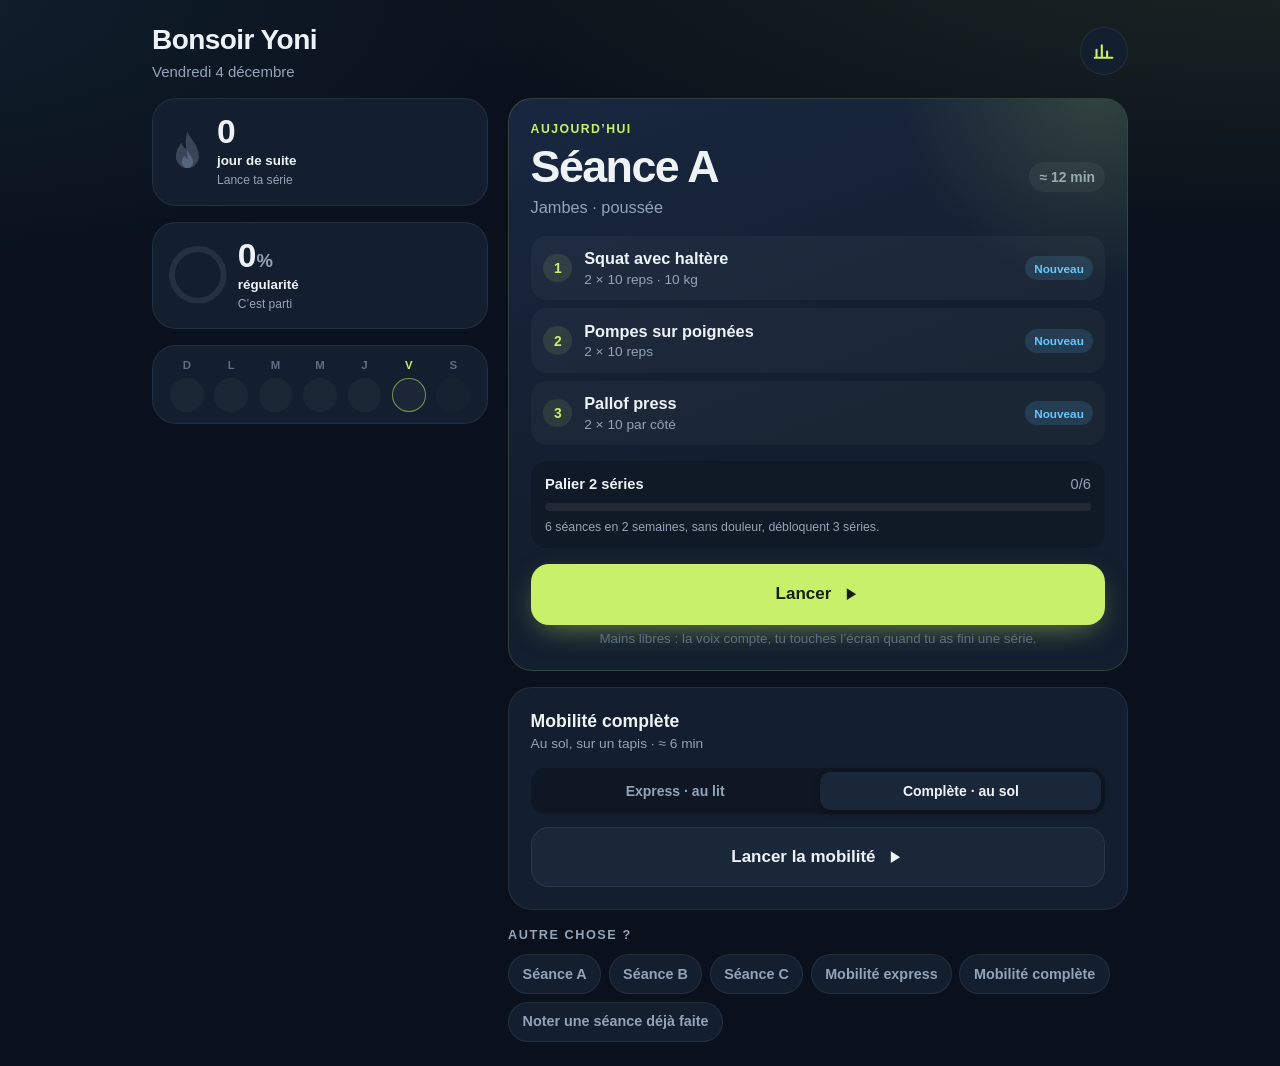
<file: index.html>
<!doctype html>
<html lang="fr">
<head>
  <meta charset="utf-8">
  <meta name="viewport" content="width=device-width, initial-scale=1, viewport-fit=cover">
  <meta name="theme-color" content="#0a111c">
  <meta name="color-scheme" content="dark">
  <meta name="description" content="Ma routine : séance du jour, mobilité et progression, en mains libres.">
  <meta name="apple-mobile-web-app-capable" content="yes">
  <meta name="mobile-web-app-capable" content="yes">
  <meta name="apple-mobile-web-app-status-bar-style" content="black-translucent">
  <meta name="apple-mobile-web-app-title" content="Ma routine">
  <link rel="manifest" href="manifest.webmanifest">
  <link rel="apple-touch-icon" href="icons/icon-180.png">
  <link rel="icon" type="image/png" sizes="192x192" href="icons/icon-192.png">
  <title>Ma routine</title>
  <link rel="stylesheet" href="style.css?v=3.1">
</head>
<body>
  <main id="app" class="app" aria-live="polite"></main>
  <canvas id="confetti" class="confetti" aria-hidden="true"></canvas>
  <noscript>Active JavaScript pour utiliser Ma routine.</noscript>
  <script type="module" src="js/app.js?v=3.1"></script>
</body>
</html>
</file>
<file: style.css>
/* Ma routine — v3. Tout est relatif (rem, %, vw/dvh, clamp) et respecte les zones sûres. */
:root {
  --bg: #0a111c; --bg-2: #0e1726; --surface: #131e2e; --surface-2: #1a2739; --line: rgba(255, 255, 255, .075);
  --text: #eef3f8; --muted: #93a3b8; --faint: #5f6f84;
  --lime: #c8f06a; --lime-2: #a3d443; --lime-ink: #11200a; --coral: #ff8a5b; --sky: #66c7ff; --violet: #a58bff; --red: #ff6b6b;
  --r: clamp(18px, 4.5vw, 24px); --r-s: clamp(12px, 3vw, 16px);
  --gap: clamp(.75rem, 2.6vw, 1rem);
  --pad-x: max(clamp(1rem, 4.5vw, 1.5rem), env(safe-area-inset-left), env(safe-area-inset-right));
  --ease: cubic-bezier(.2, .8, .2, 1);
  --num: ui-rounded, "SF Pro Rounded", -apple-system, BlinkMacSystemFont, "Segoe UI", Roboto, sans-serif;
  color-scheme: dark;
}
* { box-sizing: border-box; -webkit-tap-highlight-color: transparent; }
html { -webkit-text-size-adjust: 100%; text-size-adjust: 100%; }
body {
  margin: 0; min-height: 100dvh; color: var(--text); font: 400 clamp(.95rem, 3.6vw, 1.02rem)/1.45 -apple-system, BlinkMacSystemFont, "SF Pro Text", "Segoe UI", Roboto, sans-serif;
  background: radial-gradient(120% 60% at 100% -10%, rgba(200, 240, 106, .10), transparent 60%), radial-gradient(90% 50% at -10% 0%, rgba(102, 199, 255, .08), transparent 60%), var(--bg);
  background-attachment: fixed; overflow-x: hidden;
}
button, input { font: inherit; color: inherit; }
button { cursor: pointer; border: 0; background: none; padding: 0; }
a { color: inherit; }
h1, h2, p { margin: 0; }
small { display: block; color: var(--muted); font-size: .84em; line-height: 1.35; }
.num, .count, .t-num, .hero-dur, .stat b, .tile b { font-family: var(--num); font-variant-numeric: tabular-nums; }

/* ——— Pages ——— */
.page { width: min(100%, 36rem); margin: 0 auto; padding: max(1rem, env(safe-area-inset-top)) var(--pad-x) max(1.5rem, calc(env(safe-area-inset-bottom) + 1rem)); display: flex; flex-direction: column; gap: var(--gap); }
.top { display: flex; align-items: center; justify-content: space-between; gap: 1rem; padding-top: .25rem; }
.hello { font-size: clamp(1.35rem, 6vw, 1.75rem); font-weight: 760; letter-spacing: -.02em; }
.date { color: var(--muted); font-size: .92em; }
.date::first-letter { text-transform: uppercase; }
.icon-btn { width: clamp(2.6rem, 11vw, 3rem); aspect-ratio: 1; display: grid; place-items: center; border-radius: 50%; background: var(--surface); border: 1px solid var(--line); transition: transform .2s var(--ease); }
.icon-btn:active { transform: scale(.92); }
.icon-btn svg { width: 46%; fill: none; stroke: var(--lime); stroke-width: 2.4; stroke-linecap: round; }
.back { text-decoration: none; color: var(--muted); font-weight: 600; }
.page-title { font-size: clamp(1.4rem, 6vw, 1.8rem); font-weight: 780; letter-spacing: -.02em; }
.mini-title { font-size: .78em; font-weight: 700; letter-spacing: .12em; text-transform: uppercase; color: var(--muted); margin-bottom: .6rem; }
.muted { color: var(--muted); }
.fine { font-size: .82em; color: var(--faint); text-align: center; margin-top: .25rem; }
.note { color: var(--muted); font-size: .9em; margin-top: .5rem; }

/* Apparition en cascade */
.rise { animation: rise .55s var(--ease) both; animation-delay: calc(var(--d, 0) * 70ms); }
@keyframes rise { from { opacity: 0; transform: translateY(14px); } }

/* ——— Stats du haut ——— */
.stats { display: grid; grid-template-columns: 1fr 1fr; gap: var(--gap); }
.stat { display: flex; align-items: center; gap: .7rem; padding: clamp(.8rem, 3.2vw, 1rem); background: var(--surface); border: 1px solid var(--line); border-radius: var(--r); min-width: 0; }
.stat b { display: block; font-size: clamp(1.6rem, 7.5vw, 2.1rem); font-weight: 800; line-height: 1; letter-spacing: -.03em; }
.stat b i { font-style: normal; font-size: .55em; margin-left: .05em; color: var(--muted); }
.stat > div > span { display: block; font-size: .82em; color: var(--text); font-weight: 600; margin-top: .15rem; }
.stat small { font-size: .74em; margin-top: .1rem; }
.flame { width: clamp(1.9rem, 8vw, 2.3rem); flex: none; }
.flame .f-out { fill: #3a4658; transition: fill .4s; }
.flame .f-in { fill: #56657b; transition: fill .4s; }
.lit .flame .f-out, .tile .flame .f-out, .cel-stats .flame .f-out { fill: var(--coral); }
.lit .flame .f-in, .tile .flame .f-in, .cel-stats .flame .f-in { fill: #ffd36b; }
.lit .flame, .cel-stats .flame { animation: flicker 1.8s ease-in-out infinite; transform-origin: 50% 90%; }
@keyframes flicker { 0%, 100% { transform: scale(1) rotate(0); } 30% { transform: scale(1.06, .97) rotate(-2deg); } 60% { transform: scale(.97, 1.04) rotate(2deg); } }
.ring { width: clamp(2.8rem, 12vw, 3.6rem); flex: none; transform: rotate(-90deg); }
.ring-bg { fill: none; stroke: rgba(255, 255, 255, .08); }
.ring-fg { fill: none; stroke: var(--lime); stroke-linecap: round; transition: stroke-dashoffset 1.2s var(--ease); }
.week { grid-column: 1 / -1; display: grid; grid-template-columns: repeat(7, 1fr); gap: .35rem; padding: .7rem clamp(.6rem, 3vw, .9rem); background: var(--surface); border: 1px solid var(--line); border-radius: var(--r); }
.wd { display: grid; justify-items: center; gap: .3rem; }
.wd-l { font-size: .7em; font-weight: 700; color: var(--faint); }
.wd.today .wd-l { color: var(--lime); }
.wd-dot { width: min(100%, 2.1rem); aspect-ratio: 1; border-radius: 50%; display: grid; place-items: center; font-family: var(--num); font-weight: 800; font-size: .78em; background: rgba(255, 255, 255, .04); border: 1.5px solid transparent; transition: transform .3s var(--ease); }
.wd.today .wd-dot { border-color: rgba(200, 240, 106, .55); }
.wd.future .wd-dot { opacity: .45; }
.wd-dot.m { border-color: var(--sky); background: rgba(102, 199, 255, .12); }
.wd-dot.s { background: var(--lime); color: var(--lime-ink); border-color: var(--lime); animation: pop .5s var(--ease) both; }
.wd-dot.s.m { box-shadow: 0 0 0 2px var(--bg), 0 0 0 3.5px var(--sky); }
@keyframes pop { from { transform: scale(.4); opacity: 0; } }

/* ——— Cartes ——— */
.card { position: relative; background: var(--surface); border: 1px solid var(--line); border-radius: var(--r); padding: clamp(1rem, 4vw, 1.35rem); }
.hero { overflow: hidden; background: linear-gradient(160deg, #182740 0%, var(--surface) 55%); border-color: rgba(200, 240, 106, .16); }
.hero::before { content: ""; position: absolute; inset: -40% -30% auto auto; width: 70%; aspect-ratio: 1; background: radial-gradient(circle, rgba(200, 240, 106, .16), transparent 65%); pointer-events: none; }
.kicker { font-size: .75em; font-weight: 750; letter-spacing: .12em; text-transform: uppercase; color: var(--lime); }
.hero-head { display: flex; align-items: baseline; justify-content: space-between; gap: .75rem; margin-top: .35rem; }
.hero h1 { font-size: clamp(2rem, 10vw, 2.8rem); font-weight: 820; letter-spacing: -.035em; line-height: 1.02; }
.hero-dur { flex: none; font-weight: 700; color: var(--muted); padding: .3rem .65rem; border-radius: 99px; background: rgba(255, 255, 255, .05); font-size: .85em; }
.hero-sub { color: var(--muted); margin-top: .25rem; }
.ex-list { list-style: none; margin: 1rem 0 0; padding: 0; display: grid; gap: .5rem; }
.ex-list li { display: grid; grid-template-columns: auto 1fr auto; align-items: center; gap: .75rem; padding: .7rem .8rem; border-radius: var(--r-s); background: rgba(255, 255, 255, .035); }
.ex-list strong { font-weight: 650; display: block; }
.ex-n { width: 1.8rem; aspect-ratio: 1; display: grid; place-items: center; border-radius: 50%; font-family: var(--num); font-weight: 800; font-size: .85em; color: var(--lime); background: rgba(200, 240, 106, .1); }
.chip { display: inline-block; font-size: .72em; font-weight: 750; padding: .22rem .55rem; border-radius: 99px; white-space: nowrap; vertical-align: middle; }
.chip-up { background: rgba(200, 240, 106, .16); color: var(--lime); }
.chip-same { background: rgba(255, 255, 255, .07); color: var(--muted); }
.chip-new { background: rgba(102, 199, 255, .14); color: var(--sky); }
.chip-down { background: rgba(255, 138, 91, .14); color: var(--coral); }
.palier { margin-top: 1rem; padding: .8rem .9rem; border-radius: var(--r-s); background: rgba(0, 0, 0, .18); font-size: .9em; }
.palier.warn { color: var(--coral); }
.pal-top { display: flex; justify-content: space-between; gap: .5rem; font-weight: 650; margin-bottom: .5rem; }
.pal-top span:last-child { color: var(--muted); font-weight: 500; text-align: right; }
.palier small { margin-top: .45rem; }
.bar { height: .5rem; border-radius: 99px; background: rgba(255, 255, 255, .07); overflow: hidden; }
.bar i { display: block; height: 100%; width: var(--w); border-radius: inherit; background: linear-gradient(90deg, var(--lime-2), var(--lime)); animation: grow 1.1s var(--ease) both .2s; }
@keyframes grow { from { width: 0; } }

/* Boutons */
.btn { display: flex; align-items: center; justify-content: center; gap: .55rem; width: 100%; min-height: clamp(3.1rem, 7.5dvh, 3.8rem); padding: .8rem 1.2rem; border-radius: clamp(14px, 3.6vw, 18px); font-weight: 760; font-size: 1.04em; transition: transform .18s var(--ease), filter .2s, background .2s; user-select: none; }
.btn:active { transform: scale(.97); }
.btn svg { width: 1.2em; fill: currentColor; }
.btn-go { margin-top: 1rem; background: var(--lime); color: var(--lime-ink); box-shadow: 0 10px 30px -10px rgba(200, 240, 106, .55); }
.hero .btn-go { animation: breathe 3.2s ease-in-out infinite; }
@keyframes breathe { 50% { box-shadow: 0 12px 38px -8px rgba(200, 240, 106, .8); } }
.btn-soft { background: var(--surface-2); color: var(--text); border: 1px solid var(--line); }
.btn-soft.warn { color: var(--coral); }
.btn.small { min-height: 2.7rem; width: auto; padding: .55rem 1rem; font-size: .92em; margin-top: 0; }
.link { color: var(--muted); text-decoration: underline; text-underline-offset: 3px; padding: .6rem; font-size: .9em; }
.link.danger { color: var(--coral); }

/* Segments et interrupteurs */
.seg { display: grid; grid-template-columns: 1fr 1fr; gap: .3rem; margin-top: .9rem; padding: .25rem; border-radius: 14px; background: rgba(0, 0, 0, .22); }
.seg button { padding: .55rem .4rem; border-radius: 11px; font-weight: 650; font-size: .86em; color: var(--muted); transition: background .25s, color .25s; }
.seg button[aria-checked="true"] { background: var(--surface-2); color: var(--text); box-shadow: 0 2px 8px rgba(0, 0, 0, .25); }
.switch { display: flex; align-items: center; gap: .75rem; padding: .55rem 0; cursor: pointer; font-size: .95em; }
.palier .switch { padding-bottom: 0; }
.switch input { position: absolute; opacity: 0; pointer-events: none; }
.switch span { flex: none; width: 2.9rem; height: 1.7rem; border-radius: 99px; background: rgba(255, 255, 255, .12); position: relative; transition: background .25s; }
.switch span::after { content: ""; position: absolute; top: .2rem; left: .2rem; width: 1.3rem; height: 1.3rem; border-radius: 50%; background: #fff; transition: transform .25s var(--ease); }
.switch input:checked + span { background: var(--lime-2); }
.switch input:checked + span::after { transform: translateX(1.2rem); }
.switch input:focus-visible + span { outline: 2px solid var(--sky); outline-offset: 2px; }

/* Cartes secondaires */
.mob-head { display: flex; align-items: center; justify-content: space-between; gap: .8rem; }
.mob-head strong { font-size: 1.08em; }
.mob-card .btn-soft { margin-top: .8rem; }
.mob-card.done { display: flex; align-items: center; gap: .9rem; }
.check-dot { width: 2.4rem; aspect-ratio: 1; display: grid; place-items: center; border-radius: 50%; background: rgba(102, 199, 255, .15); color: var(--sky); font-weight: 800; }
.done-hero .big-check { font-size: clamp(2rem, 9vw, 2.6rem); color: var(--lime); }
.resume { display: grid; grid-template-columns: 1fr auto; align-items: center; gap: .5rem .8rem; border-color: rgba(102, 199, 255, .3); }
.resume .link { grid-column: 1 / -1; justify-self: start; padding: 0; }
.alt-link { display: flex; justify-content: space-between; align-items: center; width: 100%; text-align: left; font-weight: 650; color: var(--muted); }
.others .chips { display: flex; flex-wrap: wrap; gap: .45rem; }
.chip-btn { padding: .55rem .85rem; border-radius: 99px; background: var(--surface); border: 1px solid var(--line); font-size: .88em; font-weight: 600; color: var(--muted); transition: transform .15s, color .2s; }
.chip-btn:active { transform: scale(.95); color: var(--text); }
.install { display: flex; gap: .8rem; align-items: flex-start; padding: .9rem 1rem; border-radius: var(--r); border: 1px dashed rgba(102, 199, 255, .35); background: rgba(102, 199, 255, .06); }
.install strong { display: block; font-size: .95em; }
.install .x { font-size: 1.4rem; line-height: 1; color: var(--muted); padding: 0 .2rem; }

/* ——— Progrès ——— */
.pg-stats, .cel-stats { display: grid; grid-template-columns: repeat(auto-fit, minmax(min(100%, 8.5rem), 1fr)); gap: var(--gap); }
.tile { display: grid; justify-items: center; text-align: center; gap: .15rem; padding: 1rem .6rem; }
.tile b { font-size: clamp(1.8rem, 8vw, 2.3rem); font-weight: 820; line-height: 1.05; letter-spacing: -.03em; }
.tile b.big { font-size: clamp(2.2rem, 10vw, 2.8rem); margin: .3rem 0; }
.tile > span { font-weight: 600; font-size: .85em; }
.tile .flame { width: 2.2rem; }
.ring-box { position: relative; width: clamp(3.8rem, 16vw, 4.6rem); aspect-ratio: 1; display: grid; place-items: center; margin-bottom: .2rem; }
.ring-box .ring { position: absolute; inset: 0; width: 100%; height: 100%; }
.ring-box b { font-size: clamp(1.05rem, 4.6vw, 1.3rem); }
.ring-box b i { font-style: normal; font-size: .62em; color: var(--muted); }
.pal-big { font-weight: 700; font-size: 1.08em; margin-bottom: .6rem; }
.cal-head, .cal { display: grid; grid-template-columns: repeat(7, 1fr); gap: .35rem; }
.cal-head span { text-align: center; font-size: .7em; font-weight: 700; color: var(--faint); }
.cal { margin-top: .35rem; }
.cal-d { aspect-ratio: 1; border-radius: 28%; display: grid; place-items: center; background: rgba(255, 255, 255, .04); font-family: var(--num); font-size: .72em; font-weight: 800; border: 1.5px solid transparent; }
.cal-d.m { border-color: var(--sky); background: rgba(102, 199, 255, .12); }
.cal-d.s { background: var(--lime); color: var(--lime-ink); }
.cal-d.today { outline: 2px solid rgba(200, 240, 106, .6); outline-offset: 1px; }
.cal-d.future { opacity: .3; }
.legend { display: flex; gap: 1rem; margin-top: .7rem; font-size: .8em; color: var(--muted); }
.lg { display: inline-block; width: .75rem; height: .75rem; border-radius: 30%; margin-right: .35rem; vertical-align: -1px; }
.lg.s { background: var(--lime); } .lg.m { border: 1.5px solid var(--sky); }
.ex-progress { list-style: none; margin: 0; padding: 0; display: grid; gap: .2rem; }
.ex-progress li { display: grid; grid-template-columns: 1fr minmax(4rem, 7rem); align-items: center; gap: .8rem; padding: .7rem 0; border-top: 1px solid var(--line); }
.ex-progress li:first-child { border-top: 0; }
.ex-progress .nx { color: var(--text); margin-top: .1rem; }
.spark { width: 100%; height: 2.2rem; overflow: visible; }
.spark polyline { fill: none; stroke: var(--lime); stroke-width: 2; vector-effect: non-scaling-stroke; stroke-linejoin: round; }
.spark circle { fill: var(--lime); }
.spark-empty { color: var(--faint); text-align: center; }
.row-btns { display: flex; flex-wrap: wrap; gap: .5rem; margin-top: .6rem; }
.file { cursor: pointer; }
.times { display: flex; flex-wrap: wrap; gap: .5rem; margin: .1rem 0 .4rem; }
.times label { flex: 1 1 8.5rem; display: flex; flex-direction: column; gap: .3rem; font-size: .82em; color: var(--muted); }
.times input { font: inherit; font-size: 1.15em; color: var(--text); background: var(--surface-2); border: 1px solid var(--line); border-radius: var(--r-s); padding: .5rem .6rem; min-height: 2.75rem; }

/* ——— Lecteur ——— */
.player { position: fixed; inset: 0; display: flex; flex-direction: column; background: var(--bg); padding: max(.6rem, env(safe-area-inset-top)) var(--pad-x) max(.8rem, env(safe-area-inset-bottom)); user-select: none; -webkit-user-select: none; touch-action: manipulation; }
.pl-top { flex: none; display: grid; gap: .5rem; }
.segs { display: flex; gap: .3rem; }
.seg-b { flex: 1; height: .32rem; border-radius: 99px; background: rgba(255, 255, 255, .1); overflow: hidden; }
.seg-b i { display: block; height: 100%; background: var(--lime); border-radius: inherit; transition: width .5s var(--ease); }
.pl-meta { display: flex; justify-content: space-between; align-items: center; gap: .5rem; }
.pl-kicker { font-size: .78em; font-weight: 700; letter-spacing: .08em; text-transform: uppercase; color: var(--muted); }
.pl-pause { width: clamp(2.5rem, 10vw, 2.9rem); aspect-ratio: 1; border-radius: 50%; display: grid; place-items: center; background: var(--surface); border: 1px solid var(--line); }
.pl-pause svg { width: 45%; stroke: var(--text); stroke-width: 3; stroke-linecap: round; }
.pl-pause.on { background: var(--lime); } .pl-pause.on svg { stroke: var(--lime-ink); }
.pl-grid { flex: 1; min-height: 0; display: flex; flex-direction: column; gap: clamp(.5rem, 1.6dvh, 1rem); margin-top: .6rem; }
.pl-media { position: relative; flex: 1 1 0; min-height: 14dvh; max-height: 46dvh; border-radius: var(--r); overflow: hidden; background: #05090f; }
.player.no-media .pl-media { flex: 0 0 0; min-height: 0; }
.pl-body { flex: 0 1 auto; min-height: 0; overflow-y: auto; overscroll-behavior: contain; display: flex; flex-direction: column; align-items: center; text-align: center; gap: clamp(.15rem, .8dvh, .35rem); padding-bottom: .2rem; }
.player.no-media .pl-body { flex: 1 1 auto; }
.pl-body.swap > * { animation: rise .45s var(--ease) both; }
.pl-body.swap > :nth-child(2) { animation-delay: .04s; } .pl-body.swap > :nth-child(3) { animation-delay: .08s; } .pl-body.swap > :nth-child(n+4) { animation-delay: .12s; }
.pl-eyebrow { font-size: .78em; font-weight: 750; letter-spacing: .1em; text-transform: uppercase; color: var(--lime); }
.pl-title { font-size: clamp(1.45rem, min(7vw, 4.2dvh), 2.3rem); font-weight: 800; letter-spacing: -.025em; line-height: 1.1; }
.pl-target { color: var(--muted); font-weight: 600; }
.pl-center { flex: none; display: grid; place-items: center; min-height: 0; margin: clamp(.1rem, 1dvh, .8rem) 0; }
.count-wrap { display: grid; justify-items: center; }
.count { font-size: clamp(3.6rem, min(28vw, 15dvh), 11rem); font-weight: 850; line-height: .9; letter-spacing: -.05em; }
.count.small { font-size: clamp(3rem, min(18vw, 11dvh), 6rem); }
.count.pop { animation: countpop .35s var(--ease); }
@keyframes countpop { 0% { transform: scale(1.18); color: var(--lime); } }
.count-of { color: var(--faint); font-family: var(--num); font-weight: 700; font-size: clamp(1rem, 4.5vw, 1.4rem); margin-top: .2rem; }
.count-bar { width: clamp(8rem, 40vw, 14rem); height: .35rem; border-radius: 99px; background: rgba(255, 255, 255, .08); overflow: hidden; margin-top: .6rem; }
.count-bar i { display: block; height: 100%; background: var(--lime); transition: width .3s var(--ease); }
.count-wrap.hit .count { color: var(--lime); text-shadow: 0 0 40px rgba(200, 240, 106, .35); }
.timer { position: relative; width: clamp(5.5rem, min(42vw, 20dvh), 15rem); aspect-ratio: 1; display: grid; place-items: center; }
.timer svg { position: absolute; inset: 0; width: 100%; height: 100%; transform: rotate(-90deg); }
.t-bg { fill: none; stroke: rgba(255, 255, 255, .08); }
.t-fg { fill: none; stroke: var(--lime); stroke-linecap: round; transition: stroke-dashoffset .12s linear; }
.timer.rest .t-fg { stroke: var(--sky); }
.timer.move .t-fg, .timer.hold .t-fg { stroke: var(--lime); }
.timer.switch .t-fg, .timer.mgap .t-fg, .timer.prep .t-fg { stroke: var(--violet); }
.t-num { font-size: clamp(1.8rem, min(13vw, 7dvh), 4.5rem); font-weight: 850; letter-spacing: -.04em; }
.pl-hint { color: var(--faint); font-size: .85em; }
.pl-panel { width: min(100%, 30rem); display: grid; gap: .6rem; margin-top: .3rem; }
.pl-panel:empty { display: none; }
.pl-actions { flex: none; align-self: center; width: min(100%, 30rem); display: flex; gap: .6rem; justify-content: center; padding-top: clamp(.4rem, 1.4dvh, .8rem); }
.pl-actions .btn.small { flex: 1; max-width: 12rem; }
.pl-actions:empty { display: none; }
.pl-actions .btn-go { margin-top: 0; }
.cues { list-style: none; margin: 0; padding: 0; display: grid; gap: .35rem; text-align: left; font-size: .92em; color: var(--muted); }
.cues li::before { content: "•"; color: var(--lime); margin-right: .45rem; }
.cue-one { color: var(--muted); font-size: .95em; max-width: 30rem; }
.why { font-size: .84em; color: var(--sky); }
.editor { display: grid; gap: .45rem; padding: .7rem; border-radius: var(--r-s); background: var(--surface); border: 1px solid var(--line); }
.stepper { display: grid; grid-template-columns: 1fr auto auto auto; align-items: center; gap: .5rem; text-align: left; }
.st-l { font-size: .85em; color: var(--muted); font-weight: 600; }
.stepper button { width: clamp(2.6rem, 11vw, 3rem); aspect-ratio: 1; border-radius: 50%; background: var(--surface-2); border: 1px solid var(--line); font-size: 1.4rem; font-weight: 600; line-height: 1; }
.stepper button:active { transform: scale(.9); background: var(--lime); color: var(--lime-ink); }
.stepper output { min-width: 3.6rem; text-align: center; font-family: var(--num); font-weight: 800; font-size: 1.5rem; }
.stepper output small { display: inline; margin-left: .15rem; font-size: .5em; }
.holds { display: flex; flex-wrap: wrap; gap: .4rem; justify-content: center; }
.holds span { padding: .25rem .6rem; border-radius: 99px; font-size: .85em; font-weight: 650; }
.holds .ok { background: rgba(200, 240, 106, .15); color: var(--lime); } .holds .ko { background: rgba(255, 138, 91, .14); color: var(--coral); }
.bilan { list-style: none; margin: 0; padding: 0; display: grid; gap: .45rem; text-align: left; }
.bilan li { display: flex; justify-content: space-between; align-items: center; gap: .8rem; padding: .65rem .8rem; border-radius: var(--r-s); background: var(--surface); }
.back-btns { width: 100%; display: grid; gap: .55rem; justify-items: center; }
.back-btns .duo { width: 100%; display: grid; grid-template-columns: 1fr 1fr; gap: .55rem; }
.pl-overlay { position: absolute; inset: 0; display: grid; place-items: center; padding: var(--pad-x); background: rgba(5, 9, 15, .78); backdrop-filter: blur(10px); -webkit-backdrop-filter: blur(10px); animation: fade .25s both; z-index: 5; }
.pl-overlay[hidden] { display: none; }
.ov-card { width: min(100%, 22rem); display: grid; gap: .6rem; justify-items: center; text-align: center; }
.ov-card .kicker { margin-bottom: .4rem; }
@keyframes fade { from { opacity: 0; } }

/* Médias */
.pl-media .m-back { position: absolute; inset: -10%; width: 120%; height: 120%; object-fit: cover; filter: blur(22px) brightness(.45) saturate(1.2); }
.m-stage { position: absolute; left: 50%; top: 50%; transform: translate(-50%, -50%); overflow: hidden; border-radius: calc(var(--r) - 6px); }
.m-stage.mirror { transform: translate(-50%, -50%) scaleX(-1); }
.m-fill { position: absolute; left: 50%; top: 50%; transform: translate(-50%, -50%); }
.m-fill iframe, .m-fill video, .m-fill > div:not(.m-duo):not(.m-icon):not(.m-off) { position: absolute; inset: 0; width: 100% !important; height: 100% !important; border: 0; object-fit: cover; }
.m-fill iframe { opacity: 0; transition: opacity .5s; }
.ready .m-fill iframe { opacity: 1; }
.m-shield { position: absolute; inset: 0; }
.m-credit { position: absolute; right: .5rem; bottom: .45rem; font-size: .65rem; color: rgba(255, 255, 255, .6); background: rgba(0, 0, 0, .35); padding: .1rem .4rem; border-radius: 6px; pointer-events: none; }
.m-duo { position: absolute; inset: 0; overflow: hidden; }
.m-duo img { position: absolute; top: 0; left: 0; height: 100%; width: 200%; max-width: none; object-fit: cover; transition: opacity .7s ease; }
.m-duo img.b { left: -100%; opacity: 0; }
.m-duo.alt img.b { opacity: 1; } .m-duo.alt img:not(.b) { opacity: 0; }
.m-icon { position: absolute; inset: 0; display: grid; place-items: center; background: radial-gradient(circle at 50% 40%, #1b2a40, #0b121d); }
.pose { width: 55%; height: 80%; fill: none; stroke: var(--lime); stroke-width: 5; stroke-linecap: round; stroke-linejoin: round; }
.pose circle { fill: var(--lime); stroke: none; }
.pose-a { animation: poseA 5s ease-in-out infinite; } .pose-b { animation: poseB 5s ease-in-out infinite; }
@keyframes poseA { 0%, 35%, 100% { opacity: 1; } 50%, 85% { opacity: 0; } }
@keyframes poseB { 0%, 35%, 100% { opacity: 0; } 50%, 85% { opacity: 1; } }
.m-off { position: absolute; inset: 0; display: grid; place-items: center; color: var(--muted); font-size: .9em; padding: 1rem; text-align: center; }

/* ——— Fête ——— */
.celebrate { min-height: 100dvh; justify-content: center; text-align: center; }
.cel-check { width: clamp(6rem, 30vw, 8rem); margin: 0 auto; }
.cel-check svg { width: 100%; fill: none; stroke-linecap: round; stroke-linejoin: round; }
.cel-check circle { stroke: var(--lime); stroke-width: 6; stroke-dasharray: 330; stroke-dashoffset: 330; animation: draw .8s var(--ease) forwards; }
.cel-check path { stroke: var(--lime); stroke-width: 9; stroke-dasharray: 80; stroke-dashoffset: 80; animation: draw .5s var(--ease) .6s forwards; }
@keyframes draw { to { stroke-dashoffset: 0; } }
.cel-title { font-size: clamp(1.6rem, 7.5vw, 2.2rem); font-weight: 820; letter-spacing: -.03em; animation: rise .6s var(--ease) .5s both; }
.cel-stats { animation: rise .6s var(--ease) .7s both; }
.celebrate .card { animation: rise .6s var(--ease) .85s both; text-align: left; }
.celebrate .tile { text-align: center; }
.promo { border-color: rgba(200, 240, 106, .4); background: linear-gradient(135deg, rgba(200, 240, 106, .14), var(--surface)); }
.promo.soft { border-color: rgba(102, 199, 255, .3); background: var(--surface); }
.promo strong { display: block; font-size: 1.15em; margin-top: .3rem; }
.promo-badge { font-size: .72em; font-weight: 800; letter-spacing: .1em; text-transform: uppercase; color: var(--lime-ink); background: var(--lime); padding: .2rem .55rem; border-radius: 99px; }
.cel-next { color: var(--muted); animation: rise .6s var(--ease) 1s both; }
.celebrate .btn-go { animation: rise .6s var(--ease) 1.1s both; }
.confetti { position: fixed; inset: 0; width: 100%; height: 100%; pointer-events: none; z-index: 50; display: none; }
.confetti.on { display: block; }

/* ——— Grands écrans ——— */
@media (min-width: 900px) {
  .page { width: min(100%, 64rem); }
  .progress-page { width: min(100%, 46rem); }
  .today-grid { display: grid; grid-template-columns: minmax(17rem, 21rem) 1fr; gap: 1.25rem; align-items: start; }
  .today-grid .stats { grid-template-columns: 1fr; position: sticky; top: 1rem; }
  .today-main { display: flex; flex-direction: column; gap: var(--gap); }
  .celebrate { width: min(100%, 34rem); }
}
@media (max-width: 899px) { .today-grid, .today-main { display: flex; flex-direction: column; gap: var(--gap); } }
/* Lecteur côte à côte : ordinateur, tablette en paysage, téléphone couché */
@media (min-width: 900px) and (min-aspect-ratio: 1/1), (orientation: landscape) and (max-height: 540px) {
  .pl-grid { flex-direction: row; align-items: stretch; }
  .pl-media { flex: 1.25 1 0; min-width: 0; min-height: 0; max-height: none; }
  .player.no-media .pl-media { flex: 0 0 0; }
  .pl-body { flex: 1 1 0; justify-content: center; }
  .pl-actions { position: static; }
}
@media (orientation: landscape) and (max-height: 540px) {
  .count { font-size: clamp(3.5rem, 22dvh, 7rem); }
  .timer { width: clamp(6rem, 34dvh, 10rem); }
  .pl-title { font-size: clamp(1.2rem, 6dvh, 1.8rem); }
}
@media (prefers-reduced-motion: reduce) {
  *, *::before, *::after { animation-duration: .01ms !important; animation-iteration-count: 1 !important; transition-duration: .01ms !important; }
}

/* Petits écrans en hauteur (iPhone SE, Safari avec barres) */
@media (max-height: 700px) and (orientation: portrait) {
  .pl-hint { display: none; }
  .pl-title { font-size: clamp(1.25rem, 6vw, 1.6rem); }
  .count-bar { margin-top: .35rem; }
  .cues, .why { display: none; }
  .pl-top { gap: .35rem; }
  .stepper button { width: 2.5rem; }
  .editor { padding: .5rem .6rem; gap: .3rem; }
  .btn { min-height: 2.9rem; }
}

/* Historique et séance déjà faite */
.hist { list-style: none; margin: 0 0 .6rem; padding: 0; display: grid; gap: .1rem; }
.hist li { display: grid; grid-template-columns: auto 1fr auto; align-items: center; gap: .75rem; padding: .55rem 0; border-top: 1px solid var(--line); }
.hist li:first-child { border-top: 0; }
.hist-dot { width: 1.9rem; aspect-ratio: 1; border-radius: 50%; display: grid; place-items: center; font-family: var(--num); font-weight: 800; font-size: .8em; }
.hist-dot.s { background: var(--lime); color: var(--lime-ink); } .hist-dot.m { border: 1.5px solid var(--sky); background: rgba(102, 199, 255, .12); }
.hist .x { font-size: 1.3rem; line-height: 1; color: var(--faint); padding: .3rem .5rem; }
.hist-add { margin-top: .2rem; }
.picks { display: flex; flex-wrap: wrap; gap: .45rem; }
.pick { padding: .65rem .95rem; border-radius: 99px; background: var(--surface-2); border: 1px solid var(--line); font-weight: 650; font-size: .92em; color: var(--muted); transition: background .2s, color .2s, transform .15s; }
.pick:active { transform: scale(.96); }
.pick.on { background: var(--lime); color: var(--lime-ink); border-color: var(--lime); }
</file>
